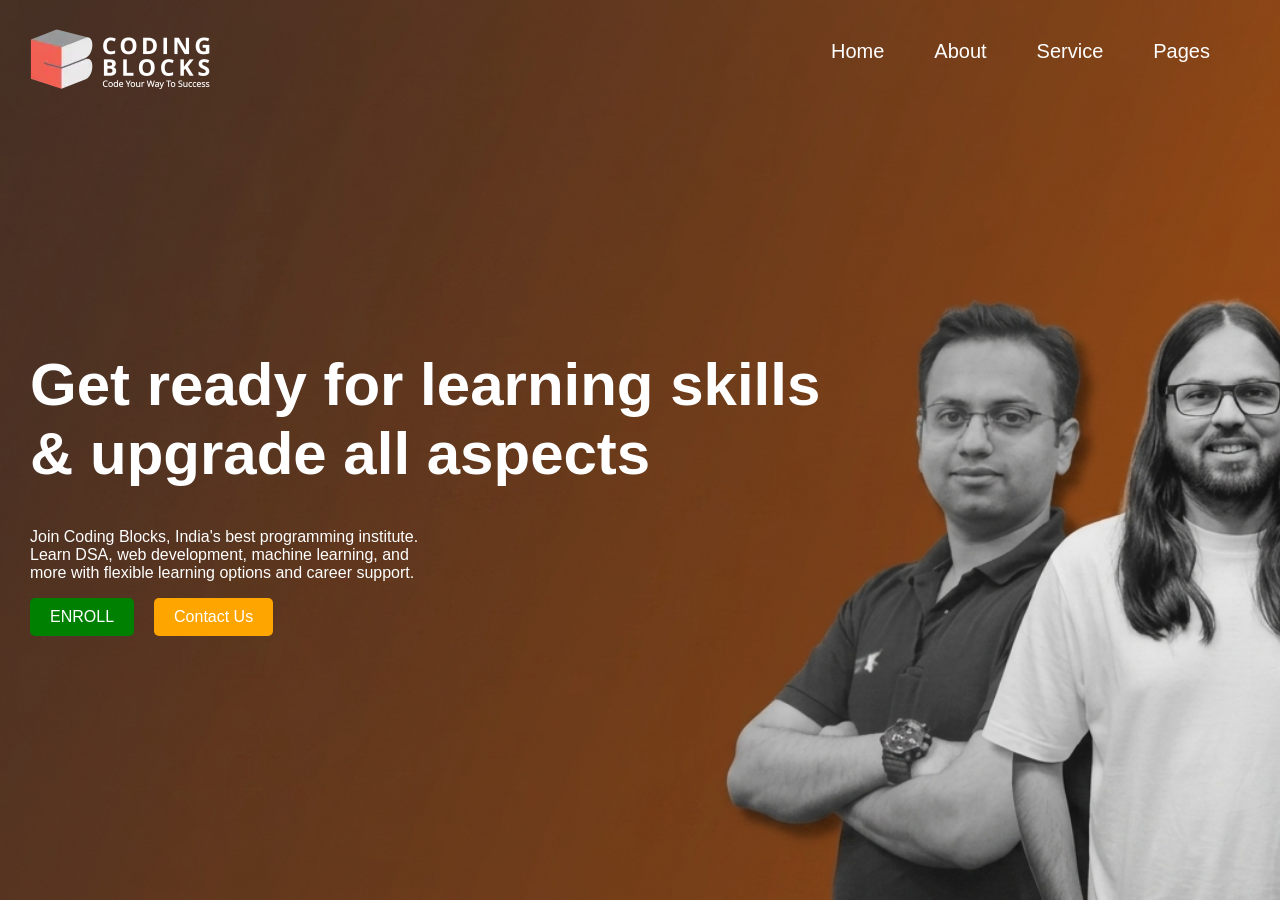
<file: Assignment 1 /index.html>
<!doctype html>
<html lang="en">

<head>
    <meta charset="UTF-8" />
    <meta name="viewport" content="width=device-width, initial-scale=1.0" />
    <link rel="stylesheet" href="style.css" />
    <title>Document</title>
</head>

<body>
    <nav>
        <div>
            <img src="im.png" alt="" />
        </div>
        <ul class="nav2">
        <li>Home</li>
        <li>About</li>
        <li>Service</li>
        <li>Pages</li>
    </ul>
    </nav>

    <div class="M">
        <div class="main">
            <h1>
                Get ready for learning skills <br />
                & upgrade all aspects
            </h1>
        </div>

        <div class="small">
            <h3>
                Join Coding Blocks, India's best programming institute. <br />
                Learn DSA, web development, machine learning, and <br />
                more with flexible learning options and career support.
            </h3>
        </div>

        <div class="b">
            <div class="button">ENROLL</div>
            <div class="button">Contact Us</div>
        </div>
    </div>
</body>

</html>
</file>
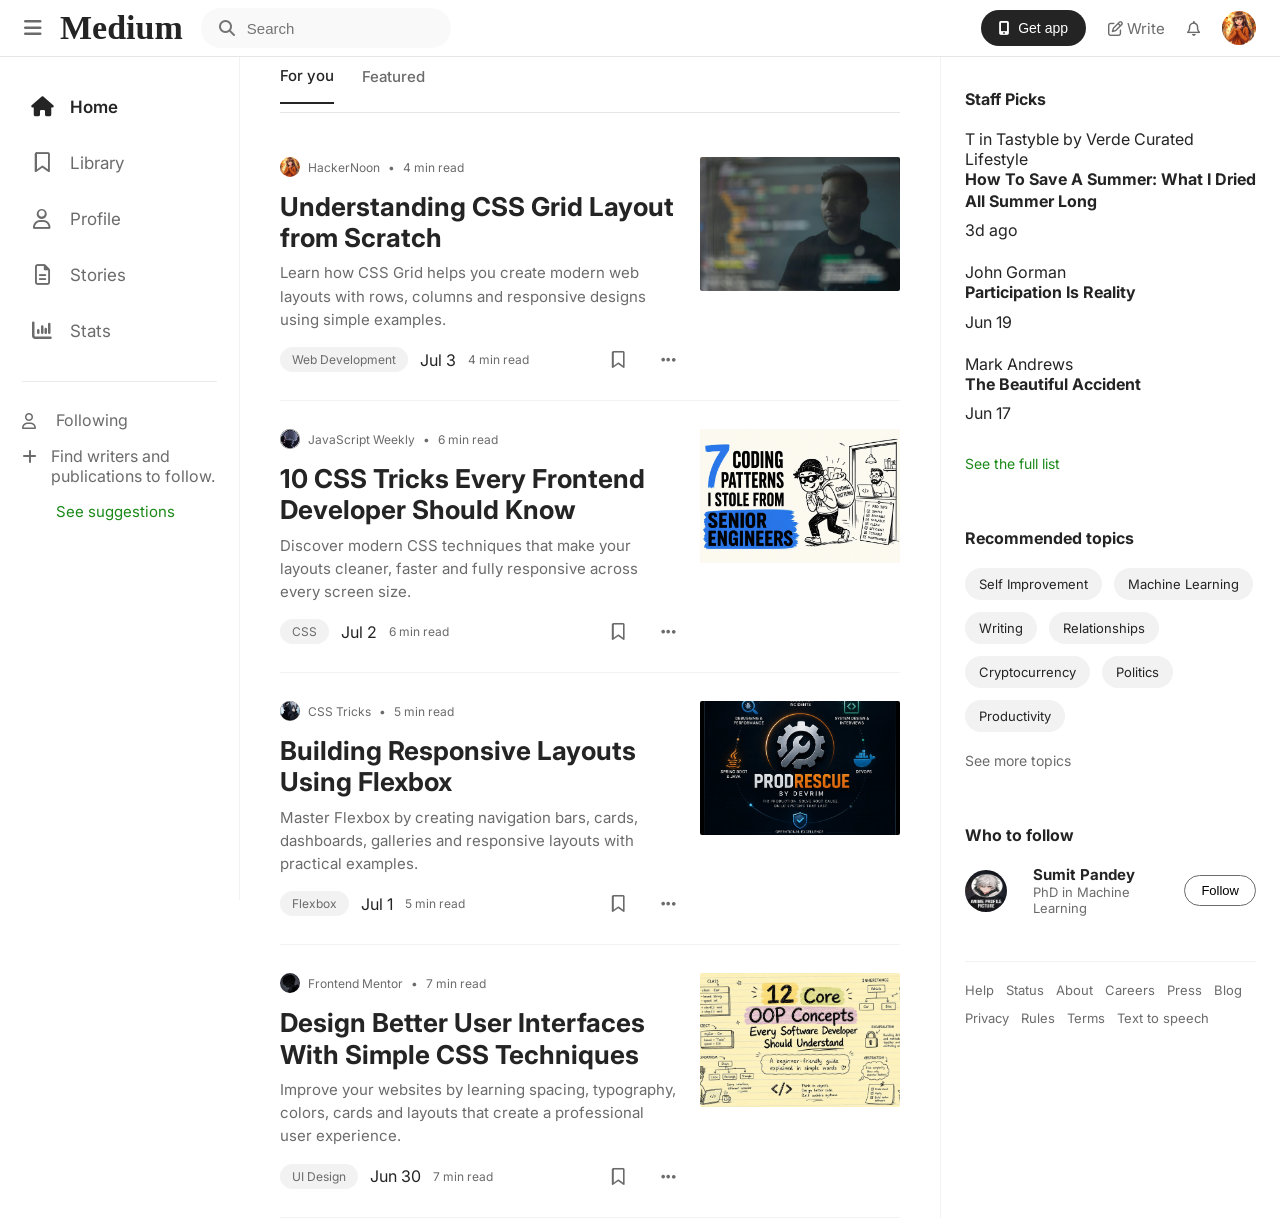
<file: medium-clone /index.html>
<!DOCTYPE html>
<html lang="en">

<head>
    <meta charset="UTF-8">
    <meta name="viewport" content="width=device-width, initial-scale=1.0">
    <title>Medium Clone</title>

    <!-- CSS -->
    <link rel="stylesheet" href="style.css">

    <!-- Google Font -->
    <link href="https://fonts.googleapis.com/css2?family=Inter:wght@300;400;500;600;700&display=swap" rel="stylesheet">

    <!-- Font Awesome -->
    <link rel="stylesheet"
        href="https://cdnjs.cloudflare.com/ajax/libs/font-awesome/6.7.2/css/all.min.css">
</head>

<body>

    <!-- Navigation -->
<header class="navbar">

    <!-- Left Section -->
    <div class="nav-left">

        <i class="fa-solid fa-bars menu-icon"></i>

        <h1 class="logo">Medium</h1>

        <div class="search-box">
            <i class="fa-solid fa-magnifying-glass"></i>
            <input type="search" placeholder="Search" aria-label="Search">
        </div>

    </div>


    <!-- Right Section -->
    <div class="nav-right">

        <button class="app-btn">
            <i class="fa-solid fa-mobile-screen-button"></i>
            Get app
        </button>

        <a href="#">
            <i class="fa-regular fa-pen-to-square"></i>
            Write
        </a>

        <a href="#">
            <i class="fa-regular fa-bell"></i>
        </a>

        <img src="images/profile.jpg" alt="HackerNoon profile">

    </div>

</header>
    <!-- Main Container -->
    <div class="container">

        <!-- Left Sidebar -->
<aside class="left-sidebar">

    <!-- Main Menu -->
    <div class="sidebar-menu">

        <a href="#" class="active">
            <i class="fa-solid fa-house"></i>
            <span>Home</span>
        </a>

        <a href="#">
            <i class="fa-regular fa-bookmark"></i>
            <span>Library</span>
        </a>

        <a href="#">
            <i class="fa-regular fa-user"></i>
            <span>Profile</span>
        </a>

        <a href="#">
            <i class="fa-regular fa-file-lines"></i>
            <span>Stories</span>
        </a>

        <a href="#">
            <i class="fa-solid fa-chart-column"></i>
            <span>Stats</span>
        </a>

    </div>

    <hr>

    <!-- Following Section -->
    <div class="following">

        <a href="#">
            <i class="fa-regular fa-user"></i>
            <span>Following</span>
        </a>

        <a href="#">
            <i class="fa-solid fa-plus"></i>
            <span>Find writers and publications to follow.</span>
        </a>

        <a href="#" class="suggestions">
            See suggestions
        </a>

    </div>

</aside>

        <!-- Feed -->
<main class="feed">

    <!-- Feed Navigation -->
    <nav class="feed-nav">

        <a href="#" class="active">For you</a>

        <a href="#">Featured</a>

    </nav>

    <!-- Articles Container -->
<div class="articles">

<article class="post">

    <div class="post-content">

        <div class="post-author">
            <img src="images/profile.jpg" alt="HackerNoon profile">
            <span>HackerNoon</span>
            <span class="dot">•</span>
            <span>4 min read</span>
        </div>

        <h2>Understanding CSS Grid Layout from Scratch</h2>

        <p>
            Learn how CSS Grid helps you create modern web layouts with rows,
            columns and responsive designs using simple examples.
        </p>

        <div class="post-footer">

            <div class="post-meta">
                <span class="tag">Web Development</span>
                <time datetime="2026-07-03">Jul 3</time>
                <span>4 min read</span>
            </div>

            <div class="post-actions">
                <i class="fa-regular fa-bookmark"></i>
                <i class="fa-solid fa-ellipsis"></i>
            </div>

        </div>

    </div>

    <div class="post-image">
        <img src="images/article1.jpg" alt="Understanding CSS Grid article thumbnail">
    </div>

</article>
<article class="post">

    <div class="post-content">

        <div class="post-author">
            <img src="images/profile2.jpg" alt="JavaScript Weekly profile">
            <span>JavaScript Weekly</span>
            <span class="dot">•</span>
            <span>6 min read</span>
        </div>

        <h2>10 CSS Tricks Every Frontend Developer Should Know</h2>

        <p>
            Discover modern CSS techniques that make your layouts cleaner,
            faster and fully responsive across every screen size.
        </p>

        <div class="post-footer">

            <div class="post-meta">
                <span class="tag">CSS</span>
                <time datetime="2026-07-02">Jul 2</time>
                <span>6 min read</span>
            </div>

            <div class="post-actions">
                <i class="fa-regular fa-bookmark"></i>
                <i class="fa-solid fa-ellipsis"></i>
            </div>

        </div>

    </div>

    <div class="post-image">
        <img src="images/article2.jpg" alt="10 CSS Tricks Every Frontend Developer Should Know article thumbnail">
    </div>

</article>
<article class="post">

    <div class="post-content">

        <div class="post-author">
            <img src="images/profile3.jpg" alt="CSS Tricks profile">
            <span>CSS Tricks</span>
            <span class="dot">•</span>
            <span>5 min read</span>
        </div>

        <h2>Building Responsive Layouts Using Flexbox</h2>

        <p>
            Master Flexbox by creating navigation bars, cards, dashboards,
            galleries and responsive layouts with practical examples.
        </p>

        <div class="post-footer">

            <div class="post-meta">
                <span class="tag">Flexbox</span>
                <time datetime="2026-07-01">Jul 1</time>
                <span>5 min read</span>
            </div>

            <div class="post-actions">
                <i class="fa-regular fa-bookmark"></i>
                <i class="fa-solid fa-ellipsis"></i>
            </div>

        </div>

    </div>

    <div class="post-image">
        <img src="images/article3.jpg" alt="Building Responsive Layouts Using Flexbox article thumbnail">
    </div>

</article>
<article class="post">

    <div class="post-content">

        <div class="post-author">
            <img src="images/profile4.jpg" alt="Frontend Mentor profile">
            <span>Frontend Mentor</span>
            <span class="dot">•</span>
            <span>7 min read</span>
        </div>

        <h2>Design Better User Interfaces With Simple CSS Techniques</h2>

        <p>
            Improve your websites by learning spacing, typography, colors,
            cards and layouts that create a professional user experience.
        </p>

        <div class="post-footer">

            <div class="post-meta">
                <span class="tag">UI Design</span>
                <time datetime="2026-06-30">Jun 30</time>
                <span>7 min read</span>
            </div>

            <div class="post-actions">
                <i class="fa-regular fa-bookmark"></i>
                <i class="fa-solid fa-ellipsis"></i>
            </div>

        </div>

    </div>

    <div class="post-image">
        <img src="images/article4.jpg" alt="Design Better User Interfaces With Simple CSS Techniques article thumbnail">
    </div>

</article>


</div>

</main>

        <!-- Right Sidebar -->
<aside class="right-sidebar">

    <!-- Staff Picks -->
    <section class="staff-picks">

        <h3>Staff Picks</h3>

        <div class="staff-item">

            <p class="staff-author">
                T in Tastyble by Verde Curated Lifestyle
            </p>

            <h4>
                How To Save A Summer: What I Dried All Summer Long
            </h4>

            <time datetime="2026-06-30">3d ago</time>

        </div>

        <div class="staff-item">

            <p class="staff-author">
                John Gorman
            </p>

            <h4>
                Participation Is Reality
            </h4>

            <time datetime="2026-06-19">Jun 19</time>

        </div>

        <div class="staff-item">

            <p class="staff-author">
                Mark Andrews
            </p>

            <h4>
                The Beautiful Accident
            </h4>

            <time datetime="2026-06-17">Jun 17</time>

        </div>

        <a href="#" class="see-list">
            See the full list
        </a>

    </section>

    <!-- Recommended Topics -->

    <section class="topics">

        <h3>Recommended topics</h3>

        <div class="topic-list">

            <span>Self Improvement</span>

            <span>Machine Learning</span>

            <span>Writing</span>

            <span>Relationships</span>

            <span>Cryptocurrency</span>

            <span>Politics</span>

            <span>Productivity</span>

        </div>

        <a href="#" class="see-topics">
            See more topics
        </a>

    </section>

    <!-- Who to Follow -->

    <section class="follow-section">

        <h3>Who to follow</h3>

        <div class="follow-user">

            <img src="images/profile5.jpg" alt="Who to follow profile">

            <div>

                <h4>Sumit Pandey</h4>

                <p>PhD in Machine Learning</p>

            </div>

            <button>Follow</button>

        </div>

    </section>
    <footer class="sidebar-footer">

    <a href="#">Help</a>

    <a href="#">Status</a>

    <a href="#">About</a>

    <a href="#">Careers</a>

    <a href="#">Press</a>

    <a href="#">Blog</a>

    <a href="#">Privacy</a>

    <a href="#">Rules</a>

    <a href="#">Terms</a>

    <a href="#">Text to speech</a>

</footer>

</aside>

    </div>

</body>

</html>
</file>
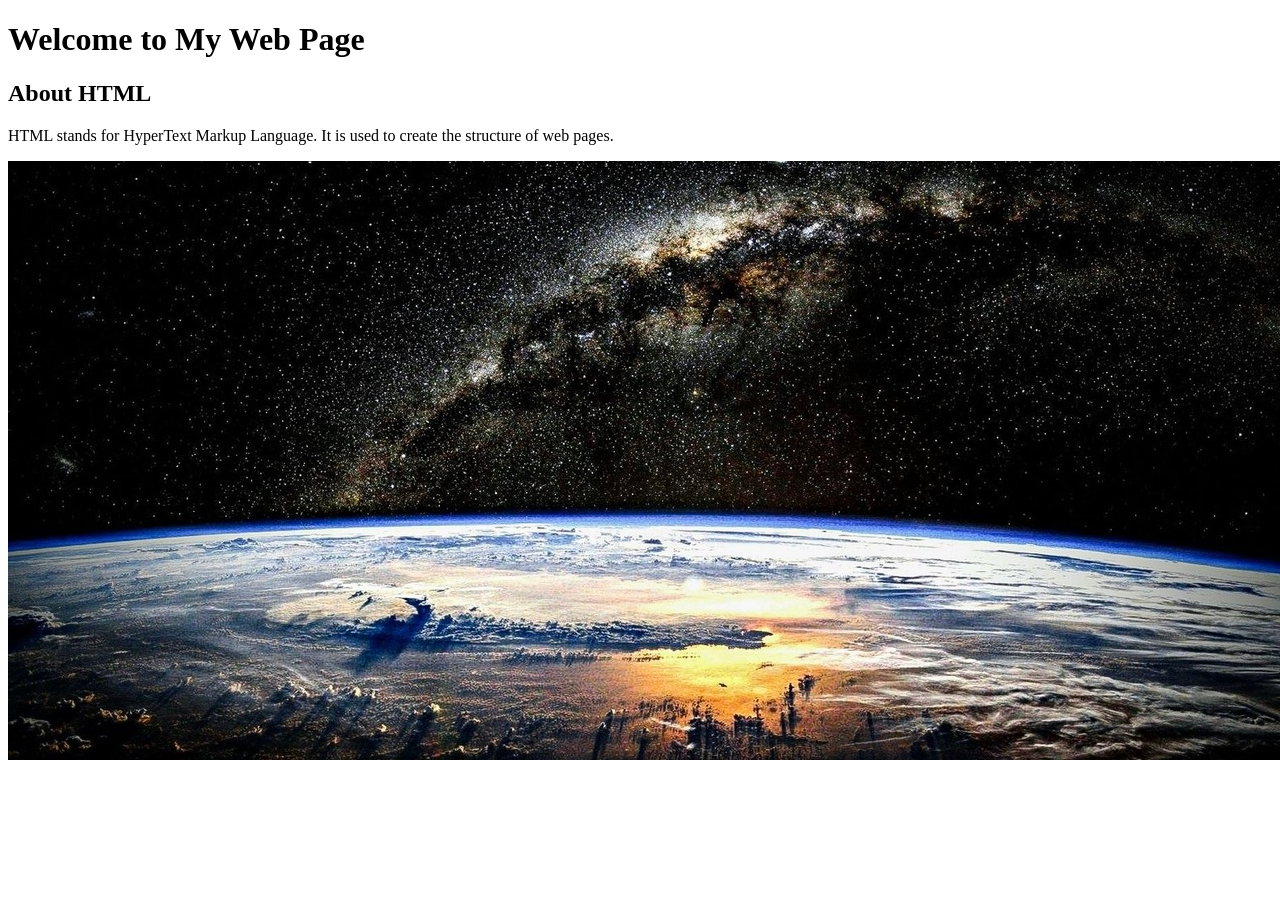
<file: day1/sample.html>
<!DOCTYPE html>
<html lang="en">
<head>
    <meta charset="UTF-8">
    <meta name="viewport" content="width=device-width, initial-scale=1.0">
    <title>Sample HTML Page</title>
</head>
<body>

    <h1>Welcome to My Web Page</h1>

    <h2>About HTML</h2>
    <p>
        HTML stands for HyperText Markup Language. It is used to create the structure of web pages.
    </p>



    <img src="image.jpeg" alt="Sample Image">

</body>
</html>
</file>
<file: Assignment 1 /style.css>
html {
    padding: 0;
    margin: 0;
    color: white;
    font-family: Arial, Helvetica, sans-serif
}

body {
    min-height:100vh;
    margin: 0;
    background-image: url("img.png");
    background-size: cover;
}

nav {
    display: flex;
    justify-content: space-between;
    padding: 20px;
}

.nav2 {
    list-style: none;
    display: flex;
    justify-content: space-between;
    gap: 50px;
    margin-top: 20px;
    font-size: 20px;
    margin-right: 50px;
}

.b {
    display: flex;
    gap: 20px;
}

.button {
    background-color: green;
    padding: 10px 20px;
    border-radius: 5px;
}

.b .button:nth-child(2) {
    background: orange;
}

.M {
    padding: 30px;
    margin-top: 150px;
}

.main h1 {
    font-size: 60px;
}

.small h3 {
    font-size: 16px;
    font-weight: 100;
}
</file>
<file: medium-clone /style.css>
/* Reset */

*{
    margin:0;
    padding:0;
    box-sizing:border-box;
}

body{
    font-family:'Inter',sans-serif;
    background:#fff;
    color:#242424;
}

a{
    text-decoration:none;
    color:inherit;
}

img{
    display:block;
    max-width:100%;
}

ul{
    list-style:none;
}

button{
    border:none;
    background:none;
    cursor:pointer;
}

input{
    outline:none;
    border:none;
}
/* ===========================
   MAIN LAYOUT
=========================== */

/*==========================
      MAIN LAYOUT
==========================*/

.container{
    display:grid;
    grid-template-columns:240px minmax(680px,760px) 340px;
    max-width:1380px;
    margin:57px auto 0;
    min-height:100vh;
}
.left-sidebar{
    position:sticky;
    top:57px;
    height:calc(100vh - 57px);
    padding:28px 22px;
    border-right:1px solid #f2f2f2;
    background:#fff;
}

.feed{
    width:100%;
    padding:0 40px;
}

.right-sidebar{
    padding:32px 24px;
    border-left:1px solid #f2f2f2;
    background:#fff;
}
/*==========================
        NAVBAR
==========================*/

.navbar{

    position:fixed;

    top:0;

    left:0;

    width:100%;

    height:57px;

    display:flex;

    justify-content:space-between;

    align-items:center;

    background:white;

    border-bottom:1px solid #E6E6E6;

    padding:0 24px;

    z-index:1000;

}

.nav-left{

    display:flex;
    align-items:center;
    gap:18px;

}

.menu-icon{

    font-size:20px;
    color:#6B6B6B;
    cursor:pointer;

}

.logo{
    font-size:34px;
    font-family:Georgia, serif;
    font-weight:bold;
}

.search-box{

    width:250px;

    height:40px;

    display:flex;

    align-items:center;

    gap:12px;

    background:#f9f9f9;

    border-radius:30px;

    padding:0 18px;

}

.search-box i{

    color:#757575;

}

.search-box input{

    width:100%;

    background:transparent;

    font-size:15px;

}

.nav-right{

    display:flex;
    align-items:center;

    gap:22px;

}

.nav-right a{

    color:#6B6B6B;

    font-size:15px;

}

.app-btn{

    display:flex;

    align-items:center;

    gap:8px;

    padding:10px 18px;

    border-radius:25px;

    background:#242424;

    color:white;

    font-size:14px;

}

.nav-right img{

    width:34px;
    height:34px;

    border-radius:50%;

    object-fit:cover;

    cursor:pointer;

}
/*==========================
      LEFT SIDEBAR
==========================*/

.sidebar-menu{

    display:flex;
    flex-direction:column;

    gap:12px;

}

.sidebar-menu a{

    display:flex;
    align-items:center;

    gap:16px;

    color:#6B6B6B;

    font-size:17px;

    padding:12px 8px;

    border-radius:8px;

    transition:.2s;

}

.sidebar-menu a:hover{

    background:#F8F8F8;

}

.sidebar-menu .active{

    color:#242424;

    font-weight:600;

}

.sidebar-menu i{

    width:24px;

    font-size:20px;

    text-align:center;

}

.left-sidebar hr{

    border:none;

    border-top:1px solid #ECECEC;

    margin:28px 0;

}

.following{

    display:flex;
    flex-direction:column;

    gap:16px;

}

.following a{

    display:flex;
    align-items:flex-start;

    gap:14px;

    color:#6B6B6B;

    font-size:16px;

}

.following i{

    width:20px;

    margin-top:3px;

}

.suggestions{

    color:#1A8917 !important;

    font-size:15px !important;

    margin-left:34px;

}
/*==========================
        MAIN FEED
==========================*/

/* Feed Navigation */

.feed-nav{

    display:flex;

    align-items:center;

    gap:28px;

    height:56px;

    border-bottom:1px solid #e6e6e6;

    margin-bottom:16px;

}

.feed-nav a{

    font-size:15px;

    color:#6B6B6B;

    font-weight:500;

    padding-bottom:17px;

}

.feed-nav .active{

    color:#242424;

    border-bottom:2px solid #242424;

}

/* Articles */

.articles{

    display:flex;

    flex-direction:column;

    gap:0;

}
/*==========================
        ARTICLE CARD
==========================*/

.post{

    display:flex;

    justify-content:space-between;

    align-items:flex-start;
    gap:24px;

    padding:28px 0;

    border-bottom:1px solid #f2f2f2;

}

.post-content{

    flex:1;

}

.post-author{

    display:flex;

    align-items:center;

    gap:8px;

    margin-bottom:14px;

}

.post-author img{

    width:20px;

    height:20px;

    border-radius:50%;

    object-fit:cover;

}

.post-author span{

    font-size:12px;

    color:#6B6B6B;

}

.dot{

    font-size:18px;

}

.post h2{
    font-size:26px;
    line-height:1.2;
    font-weight:700;
    margin-bottom:8px;
    color:#242424;
}

.post p{
    font-size:15px;
    color:#6B6B6B;
    line-height:1.55;
    margin-bottom:16px;
}

/*==========================
      ARTICLE FOOTER
==========================*/
.post-footer{

    display:flex;

    justify-content:space-between;

    align-items:center;

}

.post-meta{

    display:flex;

    align-items:center;

    gap:12px;

}

.post-meta span{

    font-size:12px;

    color:#6b6b6b;

}

.tag{

    background:#F2F2F2;

    padding:5px 12px;

    border-radius:30px;

    font-size:12px;

}

.post-actions{

    display:flex;

    align-items:center;

    gap:18px;

}

.post-actions i{

    font-size:17px;

    color:#6b6b6b;

    margin-left:18px;

    cursor:pointer;

    transition:.3s;

}

.post-actions i:hover{

    color:#242424;

}

.post-image{
    width:200px;
    flex-shrink:0;
}

.post-image img{
    width:200px;
    height:134px;
    object-fit:cover;
    border-radius:2px;
}
/*==========================
      RIGHT SIDEBAR
==========================*/

/* Topics */

.topics{

    margin-top:55px;

}

.topic-list{
    display:flex;
    flex-wrap:wrap;
    gap:12px;
}

.topic-list a,
.topic-list span{
    display:inline-block;
    padding:8px 14px;
    background:#f2f2f2;
    border-radius:20px;
    font-size:13px;
}

/* Follow */

.follow-user{
    display:flex;
    align-items:center;
    justify-content:space-between;
    gap:14px;
    margin-bottom:20px;
}

.follow-user img{

    width:42px;
    height:42px;
    border-radius:50%;

}

.follow-user div{

    flex:1;
    margin-left:12px;

}

.follow-user h4{

    font-size:15px;

}

.follow-user p{

    font-size:13px;
    color:#6B6B6B;

}

.follow-user button{

    border:1px solid #6b6b6b;
    padding:7px 16px;
    border-radius:20px;
    background:white;
    cursor:pointer;
    font-size:13px;
}
/*==========================
      READING LIST
==========================*/

.reading-list{

    margin-top:40px;

}

.reading-list p{

    font-size:14px;

    color:#6B6B6B;

    line-height:1.7;

    margin-top:12px;

}

.reading-list i{

    color:#242424;

}

/*==========================
      FOOTER
==========================*/

.sidebar-footer{
    margin-top:45px;
    display:flex;
    flex-wrap:wrap;
    gap:12px;
    padding-top:20px;
    border-top:1px solid #f2f2f2;
}

.sidebar-footer a{
    font-size:13px;
    color:#6B6B6B;
    transition:.3s;
}

.sidebar-footer a:hover{
    color:#242424;
}
/*==============================
      RIGHT SIDEBAR
==============================*/


.staff-picks h3,
.topics h3,
.follow-section h3{

    font-size:16px;

    margin-bottom:20px;

}

.staff-item{

    margin-bottom:22px;

}

.staff-item h4{

    font-size:16px;
    line-height:1.35;
    font-weight:700;
    margin-bottom:8px;

}

.staff-item span{

    font-size:13px;

    color:#6b6b6b;

}

.see-list{

    display:inline-block;

    margin-top:10px;

    color:#1a8917;

    font-size:14px;

}

.see-topics{

    display:inline-block;

    margin-top:20px;

    color:#6b6b6b;

    font-size:14px;

}

.follow-section{

    margin-top:55px;

}

/*==============================
        HOVER EFFECTS
==============================*/

/* Left Sidebar */

/* Feed Tabs */

.feed-nav a{

    transition:.3s;

}

.feed-nav a:hover{

    color:#242424;

}

/* Article */

.post{

    transition:.25s;

}

.post:hover{

    background:#FCFCFC;

}

/* Buttons */

button{

    transition:.3s;

}

button:hover{

    background:#242424;
    color:white;

}

/* Tags */

.tag{

    transition:.3s;

}

.tag:hover{

    background:#E6E6E6;
    cursor:pointer;

}

/* Right Sidebar Links */

.right-sidebar a{

    transition:.3s;

}

.right-sidebar a:hover{

    color:#242424;

}
</file>
